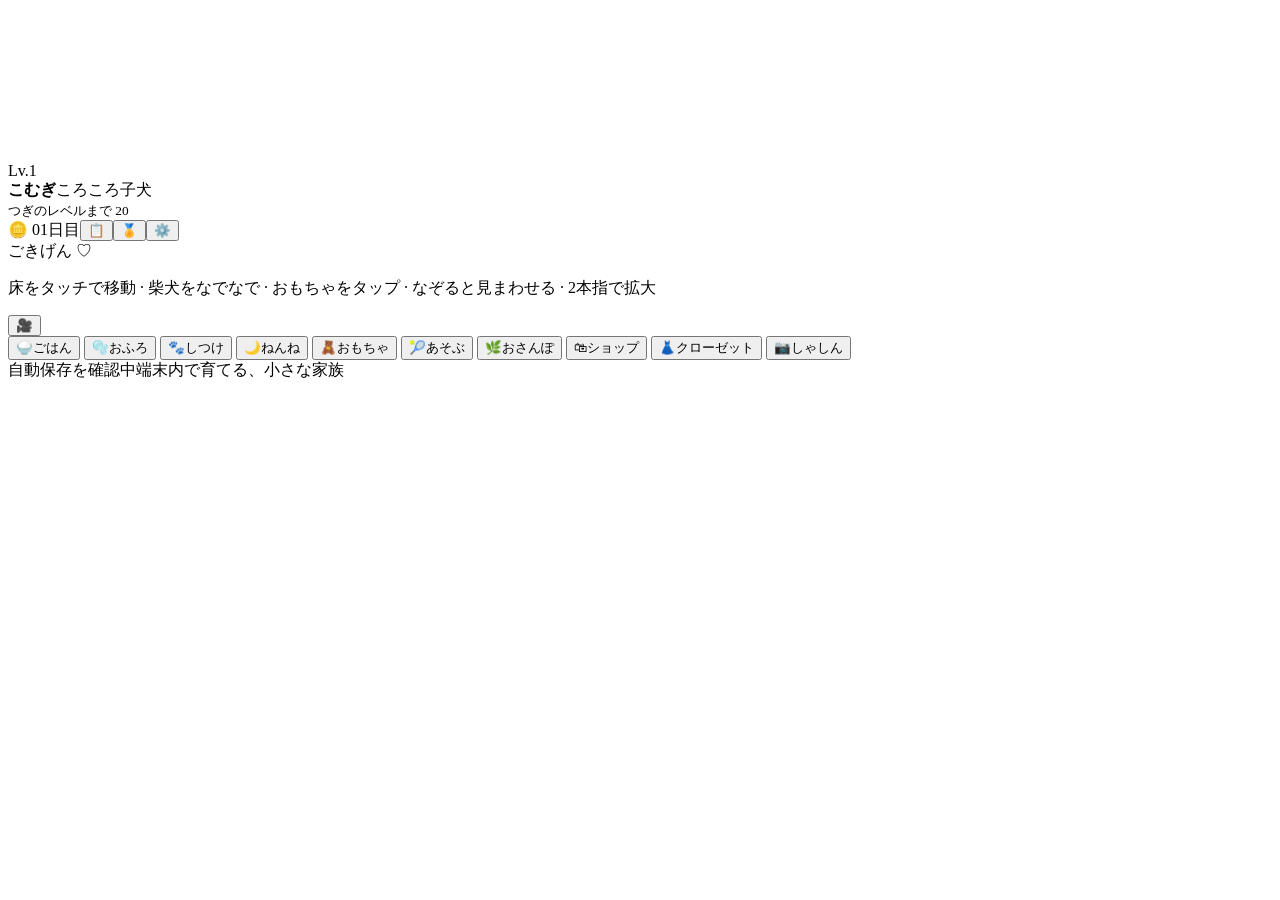
<file: src/index.template.html>
<!doctype html>
<html lang="ja"><head><meta charset="utf-8"><meta name="viewport" content="width=device-width,initial-scale=1,maximum-scale=1,user-scalable=no,viewport-fit=cover"><meta name="theme-color" content="#f8f3ea"><meta name="color-scheme" content="light"><meta name="format-detection" content="telephone=no"><meta name="description" content="3Dのおうちで柴犬と暮らす、やさしい育成ゲーム。ミニゲーム11種。写真も育成記録も端末内に。"><title>しば日和 3D — 小さな家族と、毎日。</title><link rel="icon" href="data:image/svg+xml,%3Csvg xmlns='http://www.w3.org/2000/svg' viewBox='0 0 64 64'%3E%3Crect width='64' height='64' rx='18' fill='%23446b54'/%3E%3Ctext x='32' y='46' text-anchor='middle' font-size='45' fill='%23fff0d6'%3E✿%3C/text%3E%3C/svg%3E"><!--__PWA__--><style>/*__STYLE__*/</style></head>
<body>
<canvas id="gl" aria-label="柴犬のいる3Dの世界"></canvas>
<div id="fx" aria-hidden="true"></div>

<!-- おうちのHUD -->
<section id="home-hud" class="layer active" aria-label="おうち">
 <header class="topbar">
  <div class="profile card"><div class="lv" id="lv-badge">Lv.1</div><div class="pinfo"><div class="pname"><b id="dog-name">こむぎ</b><span id="stage-label">ころころ子犬</span></div><div class="xpbar"><i id="xp-bar"></i></div><small id="xp-label">つぎのレベルまで 20</small></div></div>
  <div class="top-right"><span class="pill coin" id="coin-pill">🪙 0</span><span class="pill" id="day-label">1日目</span><button class="roundbtn" id="missions-open" aria-label="きょうのおねがい">📋<i class="badge" id="mission-badge" hidden></i></button><button class="roundbtn" id="stamps-open" aria-label="スタンプ帳">🏅</button><button class="roundbtn" id="zukan-open" aria-label="さかなずかん" hidden>🐟</button><button class="roundbtn" id="settings-open" aria-label="設定とバックアップ">⚙️</button></div>
 </header>
 <aside class="stats card" id="stats" aria-label="きょうのようす"></aside>
 <div class="mood-tag" id="mood-label">ごきげん ♡</div>
 <div id="speech" class="speech" hidden></div>
 <div id="npc-speech" class="speech npc" hidden></div>
 <div id="quest-chip" class="questchip" hidden><span id="quest-text"></span><button id="quest-go" aria-label="おつかいの ばしょへ いく">📍 いく</button></div>
 <div id="quest-offer" class="minibar" hidden><div class="sheet-head"><b>🎒 おつかいのおねがい</b><span id="quest-offer-text"></span></div><div class="mini-row"><button class="primary" id="quest-accept">ひきうける</button><button class="secondary" id="quest-decline">またこんど</button></div></div>
 <div id="fish-bar" class="minibar fishbar" hidden><div class="sheet-head"><b>🎣 さかなつり</b><span id="fish-text"></span></div><div class="mini-row"><button class="secondary" id="fish-stop">つりを やめる</button></div></div>
 <div id="need" class="need" hidden></div>
 <nav class="travel" id="travel" aria-label="おでかけ" hidden></nav>
 <p class="tip" id="home-tip">床をタッチで移動 · 柴犬をなでなで · おもちゃをタップ · なぞると見まわせる · 2本指で拡大</p>
 <button class="roundbtn viewreset" id="view-reset" aria-label="見る向きをもどす">🎥</button>
 <nav class="dock" id="dock" aria-label="おせわ">
  <button data-care="feed"><span>🍚</span>ごはん</button>
  <button data-care="bath"><span>🫧</span>おふろ</button>
  <button data-care="lesson"><span>🐾</span>しつけ</button>
  <button data-care="rest"><span>🌙</span>ねんね</button>
  <button data-care="toys"><span>🧸</span>おもちゃ</button>
  <button data-care="play" class="accent"><span>🎾</span>あそぶ</button>
  <button data-care="walk" class="accent"><span>🌿</span>おさんぽ</button>
  <button data-care="shop"><span>🛍</span>ショップ</button>
  <button data-care="closet"><span>👗</span>クローゼット</button>
  <button data-care="photo"><span>📷</span>しゃしん</button>
 </nav>
 <div id="food-tray" class="sheet" hidden><div class="sheet-head"><b>ごはんの時間</b><span>タップでお皿へ · 柴犬にドラッグもできるよ</span><button class="x" data-close-sheet aria-label="閉じる">×</button></div><div class="foods"><button data-food="meal"><span>🍚</span>ごはん<small>おなか+27</small></button><button data-food="snack"><span>🍪</span>おやつ<small>ごきげん+9</small></button><button data-food="milk"><span>🥛</span>ミルク<small>おなか+18</small></button><button data-food="meat"><span>🍖</span>お肉<small>おなか+30</small></button><button data-food="fish"><span>🐟</span>お魚<small>おなか+24</small></button></div><p id="feeding-status" role="status">食べものを選んでね。</p></div>
 <div id="toy-tray" class="sheet" hidden><div class="sheet-head"><b>おもちゃを選ぶ</b><span>選んだら、おもちゃをタップして遊ぼう</span><button class="x" data-close-sheet aria-label="閉じる">×</button></div><div class="foods toys" id="toy-list"></div><p class="small" id="toy-msg">ショップで新しいおもちゃを買えるよ。</p></div>
 <div id="bath-panel" class="minibar" hidden><div class="sheet-head"><b>ふわふわ、おふろ</b><span id="bath-step">柴犬を指でごしごし</span><button class="x" id="bath-end" aria-label="おふろをやめる">×</button></div><div class="mini-row"><div class="progress"><i id="bath-bar"></i></div><button class="primary" id="bath-scrub">やさしく洗う</button></div></div>
 <div id="lesson-panel" class="sheet" hidden><div class="sheet-head"><b>やさしく、しつけ</b><span id="lesson-msg">ことばを選んでね</span><button class="x" id="lesson-end" aria-label="しつけをおわる">×</button></div><div class="tricks" id="tricks"></div></div>
 <div id="lesson-bar" class="minibar" hidden><div class="sheet-head"><b id="lesson-bar-title">しつけ</b><span id="lesson-bar-msg">柴犬をよく見てね</span><button class="x" id="lesson-bar-end" aria-label="しつけをおわる">×</button></div><div class="mini-row"><button class="primary" id="praise" disabled>できたら ほめる</button><button class="primary" id="wait-ok" hidden>よし！</button><button class="secondary" id="lesson-more">技をえらぶ</button></div></div>
</section>

<!-- あそび・おさんぽ選択 -->
<section id="play-view" class="layer panel-view" aria-label="あそびをえらぶ" hidden>
 <div class="panel"><div class="panel-head"><button class="back" data-home>← おうち</button><div class="tabs" role="tablist"><button role="tab" data-tab="play" class="on">🎾 あそび</button><button role="tab" data-tab="walk">🌿 おさんぽ</button></div><label class="diff">ペース <select id="difficulty"><option value="gentle">ゆったり</option><option value="normal">ふつう</option><option value="challenge">チャレンジ（コイン1.3倍）</option></select></label></div>
 <div class="games" id="games"></div></div>
</section>

<!-- ミニゲーム -->
<section id="game-hud" class="layer" aria-label="ミニゲーム" hidden>
 <header class="gbar"><button class="back" id="game-back">← もどる</button><div class="gtitle"><b id="game-title">おさんぽ</b><span id="game-left">0</span></div><span class="gright" id="game-right"></span><button class="roundbtn" id="game-pause" aria-label="一時停止">⏸</button></header>
 <div id="callout" class="callout" hidden></div>
 <p id="game-status" class="gstatus" aria-live="polite"></p>
 <div class="gcontrols" id="gcontrols"></div>
 <div id="game-overlay" class="overlay"><div class="ocard"><span id="overlay-icon">🐾</span><h3 id="overlay-title">準備はいい？</h3><p id="overlay-copy"></p><button id="game-start" class="primary big">スタート</button><button id="game-quit" class="secondary" hidden>やめる</button></div></div>
 <div id="result" class="overlay" hidden><div class="ocard result"><div class="stars" id="res-stars"><i>★</i><i>★</i><i>★</i></div><h3 id="res-title">おつかれさま！</h3><p class="res-score" id="res-score">0</p><p id="res-detail" class="small"></p><div class="res-badges" id="res-badges"></div><div class="row"><button id="res-again" class="secondary">もういちど</button><button id="res-more" class="secondary">ほかの遊び</button><button id="res-home" class="primary">おうちへ</button></div></div></div>
</section>

<!-- ショップ -->
<section id="shop-view" class="layer side-view" aria-label="ショップ" hidden>
 <div class="side"><div class="panel-head"><button class="back" data-home>← おうち</button><b>ショップ</b><span class="pill coin" id="shop-coins">🪙 0</span></div><div class="tabs shop-tabs"><button data-shop="wear" class="on">👗 きせかえ</button><button data-shop="room">🏠 おへや</button><button data-shop="yard">🌳 おにわ</button><button data-shop="toy">🧸 おもちゃ</button><button data-shop="gear">✨ ひみつ道具</button></div><div class="items" id="items"></div><p class="small" id="shop-msg">きせかえはクローゼットへ。ひみつ道具を買うと、新しい遊びやおさんぽコースが増えるよ。</p></div>
</section>

<!-- クローゼット -->
<section id="closet-view" class="layer side-view" aria-label="クローゼット" hidden>
 <div class="side"><div class="panel-head"><button class="back" data-home>← おうち</button><b>クローゼット</b></div><h3 class="sub">けいろ</h3><div class="coat-pick" id="coat-pick"></div><h3 class="sub">きせかえ</h3><div class="items" id="closet-items"></div><p class="small" id="closet-msg">タップで着る / ぬぐ。ショップで買ったものがここに入るよ。</p></div>
</section>

<!-- しゃしん -->
<section id="photo-view" class="layer solid" aria-label="ツーショット" hidden>
 <div class="photo-wrap"><div class="panel-head"><button class="back" data-home>← おうち</button><b>いっしょに、はいチーズ。</b></div>
 <div class="photo-grid"><div class="photo-preview"><canvas id="photo-canvas" width="1000" height="750" aria-label="ツーショットのプレビュー"></canvas><video id="camera-video" autoplay playsinline muted hidden></video></div>
 <div class="photo-controls"><button id="home-shot" class="primary">🏠 おうちの3Dを撮る</button><label class="button secondary file-label">写真を選ぶ<input id="photo-file" type="file" accept="image/*"></label><label class="button secondary file-label">カメラで撮影<input id="capture-file" type="file" accept="image/*" capture="user"></label><button id="live-camera" class="secondary">ライブカメラ</button><button id="capture-shot" class="primary" hidden>この瞬間を撮る</button><button id="camera-stop" class="secondary" hidden>カメラを閉じる</button>
 <div class="poses"><span>ポーズ</span><button data-pose="idle" class="on">おすわり</button><button data-pose="paw">おて</button><button data-pose="happy">にっこり</button></div>
 <label class="range-label">柴犬の大きさ<input id="dog-size" type="range" min="18" max="60" value="32"></label><p class="small">柴犬は指で動かせます。写真は端末の中だけで扱います。</p><button id="photo-save" class="primary" disabled>ツーショットを保存</button><a id="photo-open" class="button secondary" hidden target="_blank" rel="noopener">画像を開く・保存</a><p id="photo-message" class="small" aria-live="polite">写真を選ぶか、おうちを撮ってね。</p></div></div></div>
</section>

<footer class="foot"><span id="save-status">自動保存を確認中</span><span id="offline-status">端末内で育てる、小さな家族</span></footer>
<div id="nogl" class="nogl" hidden><div><h2>3Dを表示できませんでした</h2><p>この端末・ブラウザではWebGLが使えないようです。SafariやChromeの最新版で開き直してください。育成記録はそのまま残っています。</p></div></div>

<dialog id="settings-dialog"><div class="modal-head"><h2>この子と、わたし</h2><button data-close="settings-dialog" class="x" aria-label="閉じる">×</button></div><label class="field">おなまえ <input id="name-input" maxlength="32" autocomplete="off" placeholder="16文字まで"></label><fieldset class="coats"><legend>毛色</legend><label><input type="radio" name="coat" value="brown"><span class="coat-dot brown"></span>茶柴</label><label><input type="radio" name="coat" value="black"><span class="coat-dot black"></span>黒柴</label><label><input type="radio" name="coat" value="white"><span class="coat-dot white"></span>白柴</label></fieldset><button id="identity-save" class="primary wide">この名前・毛色にする</button><div class="row"><button id="sound-toggle" class="secondary">効果音：あり</button><button id="music-toggle" class="secondary">BGM：あり</button></div><h3>育成記録のバックアップ</h3><p class="small">自動保存だけに頼らず、ときどき記録を保存してね。端末を変えるときも使えます。</p><div class="row"><button id="export-save" class="secondary">記録を保存</button><label class="button secondary file-label">記録を読み込む<input id="import-file" type="file" accept=".json,.txt,application/json,text/plain"></label></div><details><summary>テキストで保存・読み込む</summary><textarea id="save-text" rows="5" aria-label="育成記録のJSONテキスト" spellcheck="false"></textarea><div class="row"><button id="text-export" class="secondary">記録を表示</button><button id="text-import" class="secondary">この記録を読み込む</button></div></details><p id="settings-message" class="feedback" aria-live="polite"></p><details><summary>成長・気分のおためし</summary><p class="small">通常の育成記録を変えずに、成長した姿や反応を見られます。</p><div class="row"><button data-demo="puppy" class="secondary">子犬</button><button data-demo="junior" class="secondary">若犬</button><button data-demo="adult" class="secondary">成犬</button></div><div class="row"><button data-demo="happy" class="secondary">ごきげん</button><button data-demo="sad" class="secondary">しょんぼり</button><button data-demo="grumpy" class="secondary">ぷんぷん</button></div></details><details><summary>ふたりの小さな日記</summary><ol id="journal-list"></ol></details><details><summary>このゲームについて</summary><p class="small">柴犬は承認済みのGrant画像をそのまま使い、3Dの部屋や道の中で動かしています。黒柴は全ポーズのアニメーション、茶柴・白柴は1枚絵に移動や弾む動きを付けています。子犬は2日で若犬、5日で成犬に。留守中の進行は1回48時間まで。死亡・課金・広告・外部通信はありません。</p></details><button id="reset-request" class="danger">はじめから育てる</button></dialog>
<dialog id="missions-dialog"><div class="modal-head"><h2>きょうのおねがい</h2><button data-close="missions-dialog" class="x" aria-label="閉じる">×</button></div><p class="small" id="streak-label"></p><ul id="missions" class="missions"></ul><p class="small">3つ全部うけとると、ボーナス+30コイン。おねがいは毎日かわるよ。</p></dialog>
<dialog id="stamps-dialog"><div class="modal-head"><h2>スタンプ帳</h2><button data-close="stamps-dialog" class="x" aria-label="閉じる">×</button></div><p class="small" id="stamp-count"></p><div id="stamps" class="stampgrid"></div><h3>あそびの記録</h3><div id="records" class="records"></div></dialog>
<dialog id="catch-dialog" class="celebrate catch"><p class="catch-new" id="catch-new" hidden>はじめて つれた！ ずかんに のったよ</p><div id="catch-img" class="catch-img"></div><h2 id="catch-name"></h2><p id="catch-size" class="catch-size"></p><p id="catch-desc"></p><p id="catch-coins" class="catch-coins"></p><button id="catch-ok" class="primary wide">やったね！</button></dialog>
<dialog id="zukan-dialog"><div class="modal-head"><h2>🐟 さかなずかん</h2><button data-close="zukan-dialog" class="x" aria-label="とじる">×</button></div><p class="small" id="zukan-count"></p><h3>🏞 かわの さかな</h3><div id="zukan-river" class="zukan"></div><h3>🏖 うみの いきもの</h3><div id="zukan-sea" class="zukan"></div><p id="zukan-detail" class="feedback" aria-live="polite"></p></dialog>
<dialog id="confirm-dialog"><h2 id="confirm-title">記録を置きかえますか？</h2><p id="confirm-copy"></p><div class="row"><button id="confirm-no" class="secondary">やめる</button><button id="confirm-yes" class="primary">置きかえる</button></div></dialog>
<dialog id="celebrate-dialog" class="celebrate"><div class="big-emoji" id="cel-icon">🎉</div><h2 id="cel-title">レベルアップ！</h2><p id="cel-copy"></p><button id="cel-ok" class="primary wide">やったね！</button></dialog>
<dialog id="welcome-dialog" class="welcome"><div class="big-emoji">🐕</div><h2>しば日和へ、ようこそ</h2><p>今日から、小さな柴犬といっしょに暮らそう。なまえと毛色を決めてね。</p><label class="field">おなまえ <input id="welcome-name" maxlength="32" autocomplete="off" value="こむぎ"></label><p class="small">毛色をえらんでね（あとでクローゼットでも変えられるよ）</p><div class="coat-pick" id="welcome-coats"></div><p class="small">音が出ます（設定で切りかえられます）。</p><button id="welcome-go" class="primary wide">いっしょに暮らす</button></dialog>
<div id="toast" class="toast" role="status" hidden></div>
<div id="food-ghost" class="food-ghost" hidden aria-hidden="true"></div>
<script>/*__CODE__*/</script>
</body></html>
</file>
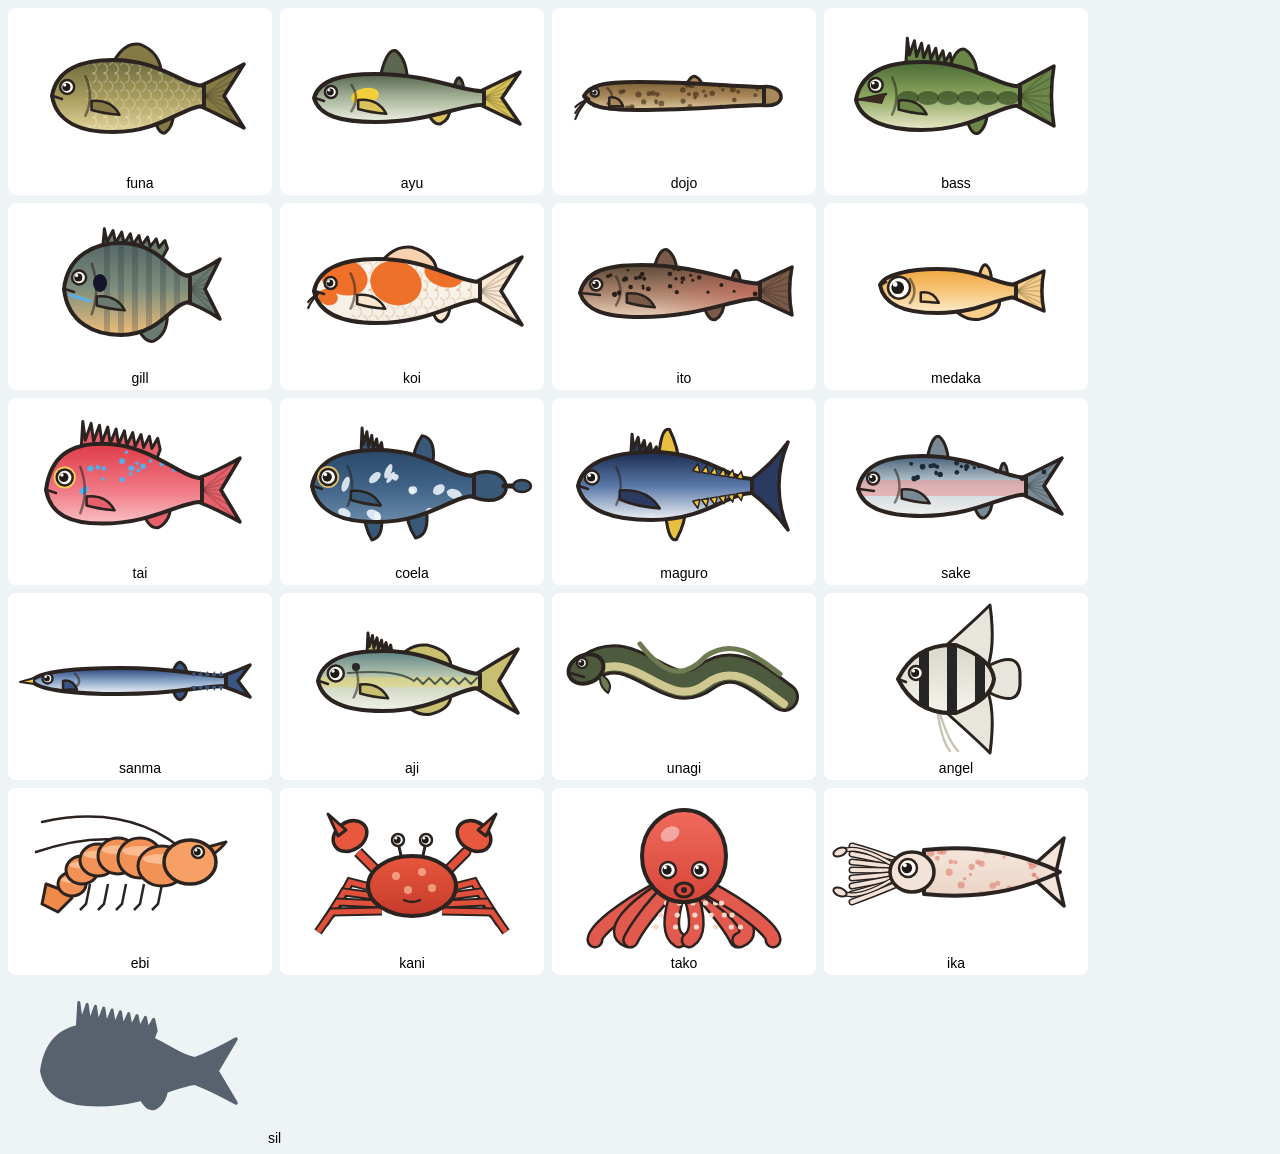
<file: tests/v4/fish-preview.html>
<!doctype html><meta charset="utf-8"><title>fish preview</title><body style="background:#eef3f6;font:14px sans-serif;display:flex;flex-wrap:wrap;gap:8px">
<script src="../../src/fish.js"></script>
<script>for(const id of ShibaFish.ids){const d=document.createElement('div');d.style.cssText='background:#fff;padding:4px;border-radius:8px;text-align:center';d.append(ShibaFish.canvas(id),document.createElement('br'),id);document.body.append(d);}
const d=document.createElement('div');d.append(ShibaFish.canvas('tai',true),' sil');document.body.append(d);</script>
</file>
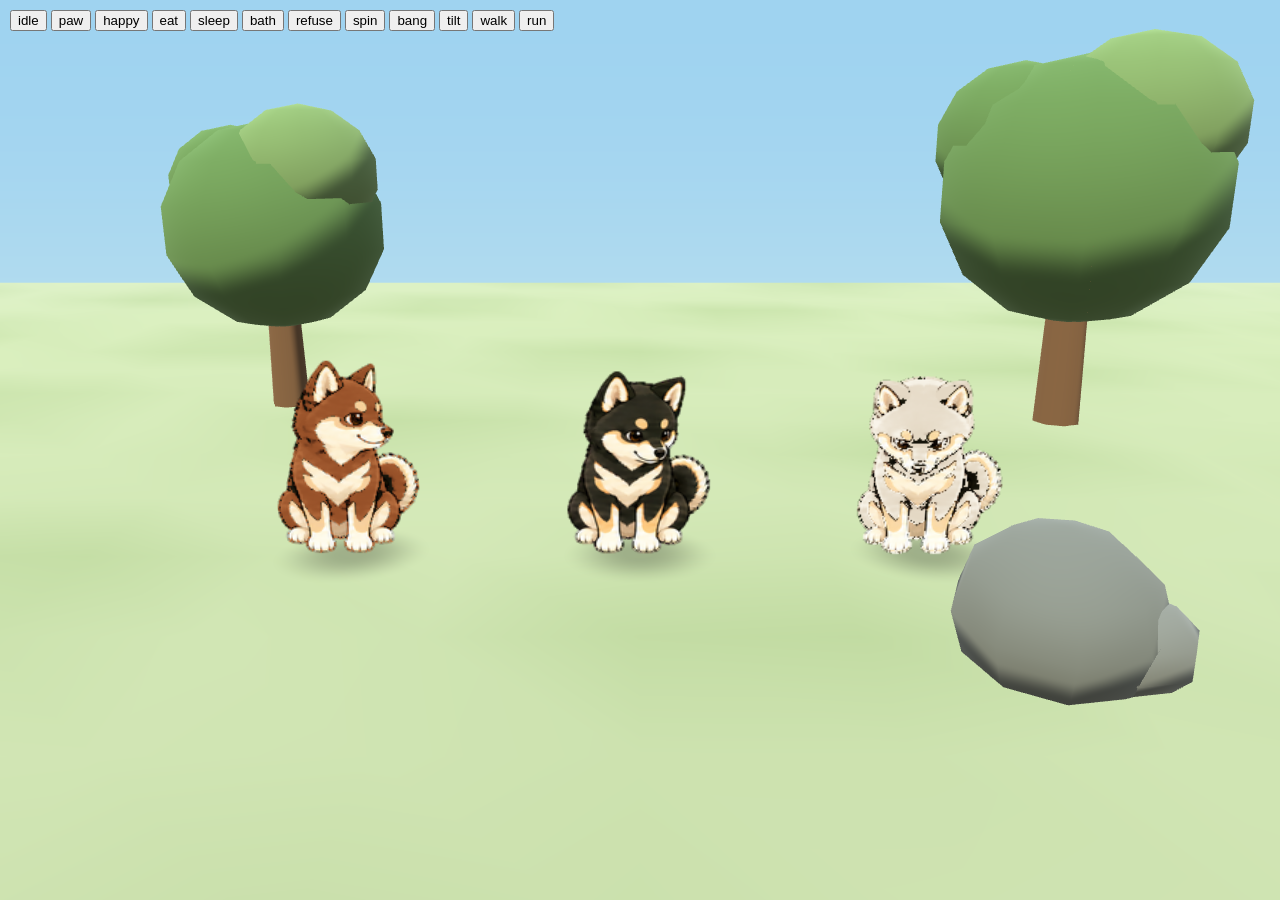
<file: tests/v4/viewer.html>
<!doctype html><html><head><meta charset="utf-8"><style>html,body{margin:0;height:100%;background:#222}canvas{width:100%;height:100%;display:block}#ui{position:fixed;top:8px;left:8px;color:#fff;font:14px sans-serif}button{margin:2px}</style></head><body><canvas id="c"></canvas><div id="ui"></div>
<script>const V=Date.now();for(const f of ["core","art","gfx","dogsprite"])document.write('<script src="../../src/'+f+'.js?v='+V+'"><\/script>');</script>
<script>
// 開発用: grant.js の画像キーを素材パスに置き換えて読み込む
(async()=>{let g=await (await fetch('../../src/grant.js?v='+V)).text();const P='../../assets/texture_proposals/';g=g.replace('/*__GRANT_BLACK__*/',P+'grant-spritesheet.png').replace('/*__GRANT_BROWN__*/',P+'grant-brown-preview-v3.png').replace('/*__GRANT_WHITE__*/',P+'grant-white-preview-v2.png');(0,eval)(g);await GrantGraphics.ready;start();})();
function start(){
const r=new Gfx.Renderer(document.getElementById('c'));const cam=new Gfx.Camera();const P=new Gfx.Particles();
const q=new URLSearchParams(location.search);
const dogs=['brown','black','white'].map((c,i)=>{const d=new ShibaSprite({coat:c,stage:q.get('stage')||'adult',equip:{collar:q.get('collar'),head:q.get('head'),face:q.get('face'),neck:q.get('neck')}});d.x=(i-1)*1.3;return d;});
for(const d of dogs){d.play(q.get('a')||'idle');}
const ui=document.getElementById('ui');for(const a of ['idle','paw','happy','eat','sleep','bath','refuse','spin','bang','tilt','walk','run']){const b=document.createElement('button');b.textContent=a;b.onclick=()=>{for(const d of dogs){d.forceSpeed=a==='walk'?1.2:a==='run'?5:null;d.play(a==='walk'||a==='run'?'idle':a);}};ui.append(b);}
const g=new Gfx.Geo();Gfx.Props.ground(g,20,20,'#cfe3b4','#b9d49a');Gfx.Props.tree(g,-2.5,-3);Gfx.Props.tree(g,2.8,-2.5,1.2);Gfx.Props.rock(g,1.5,1);const ground=new Gfx.Node(g.mesh());
let last=performance.now(),yaw=+(q.get('yaw')||0);let lookT=0;
function frame(now){const dt=Math.min(.05,(now-last)/1000);last=now;lookT+=dt;for(const d of dogs){d.setLook([Math.sin(lookT*.7)*3,.5,2]);d.update(dt);}P.update(dt);
 r.resize();const D=+(q.get('d')||4.6);cam.pos=[Math.sin(yaw)*D,+(q.get('cy')||1.8),Math.cos(yaw)*D];cam.target=[0,.5,0];
 r.begin(cam,{skyTop:'#9fd3f0',skyBottom:'#e8f4ec',fog:'#e8f4ec',fogNear:12,fogFar:40,sunDir:[-.4,1,.6],sun:[.5,.47,.4],sky:[.52,.55,.6],ground:[.36,.34,.3]});
 r.draw(ground);for(const d of dogs){d.shadow(r);d.draw(r);}P.render(r);r.end();requestAnimationFrame(frame);}
requestAnimationFrame(frame);
window.addEventListener('pointermove',e=>{if(e.buttons)yaw+=e.movementX*.01;});
}
</script></body></html>
</file>
